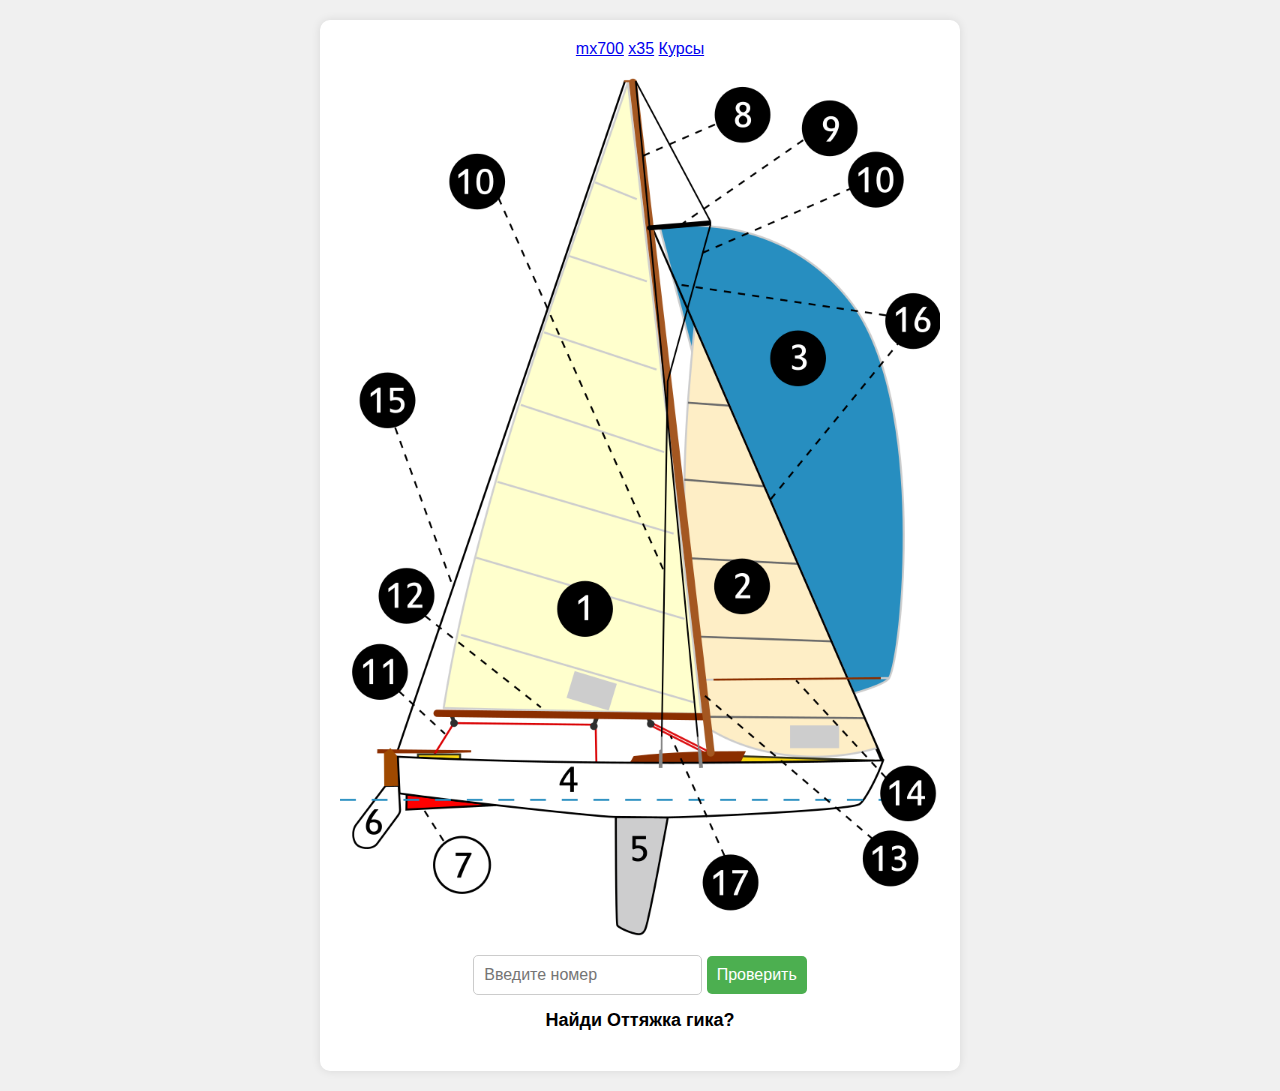
<file: index.html>
<!DOCTYPE html>
<html lang="ru">
<head>
    <meta charset="UTF-8">
    <meta name="viewport" content="width=device-width, initial-scale=1.0">
    <title>Элементы парусной яхты</title>
    <style>
        body {
            font-family: Arial, sans-serif;
            text-align: center;
            background-color: #f0f0f0;
            margin: 0;
            padding: 20px;
        }
        h1 {
            color: #333;
        }
        .game-container {
            background-color: #fff;
            border-radius: 10px;
            box-shadow: 0 0 10px rgba(0, 0, 0, 0.1);
            padding: 20px;
            max-width: 600px;
            margin: 0 auto;
        }
        .image-container {
            margin: 20px 0;
        }
        .image-container img {
            max-width: 100%;
            height: auto;
        }
        .input-container {
            margin: 15px 0;
        }
        input {
            padding: 10px;
            font-size: 16px;
            border: 1px solid #ccc;
            border-radius: 5px;
        }
        button {
            padding: 10px 10px;
            font-size: 16px;
            background-color: #4CAF50;
            color: white;
            border: none;
            border-radius: 5px;
            cursor: pointer;
        }
        button:hover {
            background-color: #45a049;
        }
        .result {
            margin: 10px 0;
            font-size: 18px;
            font-weight: bold;
        }
    </style>
</head>
<body>
 	<div class="game-container">
    <a href=mx700.html>mx700</a>
    <a href=index.html>x35</a>
    <a href=kursy.html>Курсы</a>

       <!--  <p>Найди элемент яхты... иначе брочинг</p>и -->
        <div class="image-container">
        <img src="yacht.svg.png" alt="Sailboat Diagram"
        </div>
        <div class="input-container">
            <input type="number" id="userInput" placeholder="Введите номер">
            <button onclick="checkAnswer()">Проверить</button>
        </div>
        <div class="result" id="result"></div>
    </div>

    <script>
        const items = {
            "Мачту": 10,
              "Грот": 1,
              "Стаксель": 2,
              "Спинакер": 3,
              "Корпус": 4,
              "Киль": 5,
              "Руль": 6,
              "Скег": 7,
              "Мачта": 8,
              "Краспица": 9,
              "Ванта/Ромбованта": 10,
              "Гика-шкот": 11,
              "Гик": 12,
              "Спинакер-гик": 14,
              "Ахтерштаг": 15,
              "Форштаг": 16,
              "Оттяжка гика": 17
        };

        let currentItem = "";
        let correctAnswer = 0;

        function getRandomItem() {
            const keys = Object.keys(items);
            const randomKey = keys[Math.floor(Math.random() * keys.length)];
            currentItem = randomKey;
            correctAnswer = items[randomKey];
            document.getElementById("result").textContent = `Найди ${currentItem}?`;
        }

        function checkAnswer() {
            const userInput = document.getElementById("userInput").value;
            if (userInput == correctAnswer) {
                document.getElementById("result").textContent = `Правильно! ${currentItem} имеет номер ${correctAnswer}.`;
            } else {
                document.getElementById("result").textContent = `Неверно. Попробуй еще раз.`;
            }
            document.getElementById("userInput").value = "";
            setTimeout(getRandomItem, 2000);
        }

        window.onload = getRandomItem;
    </script>
</body>
</html>
</file>
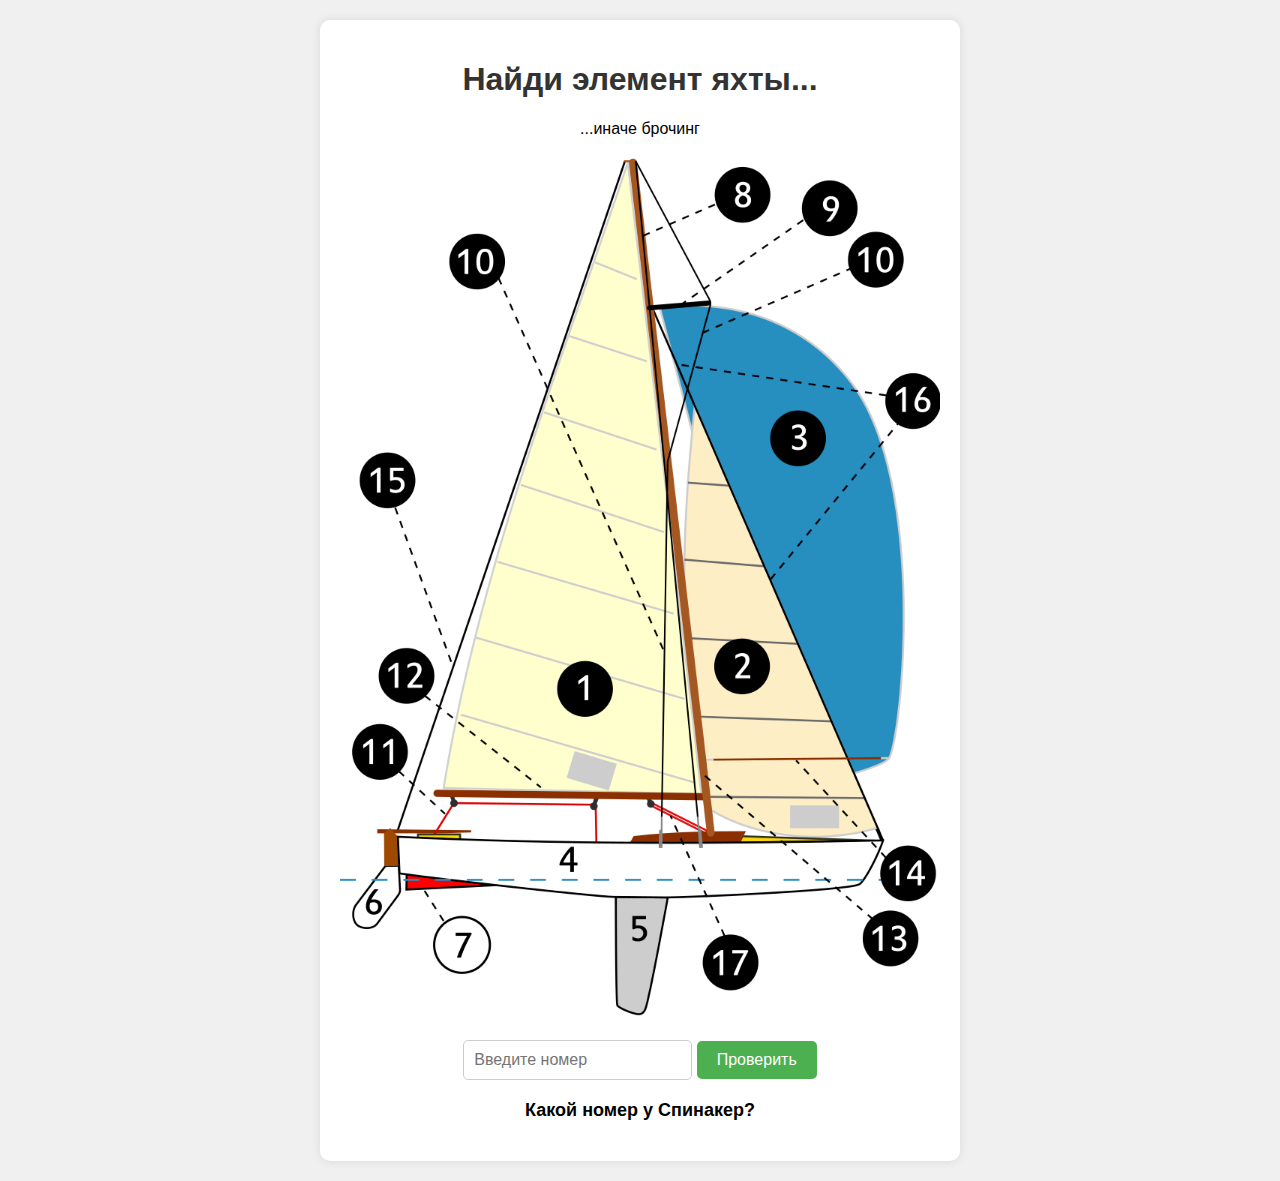
<file: kursy.html>
<!DOCTYPE html>
<html lang="ru">
<head>
    <meta charset="UTF-8">
    <meta name="viewport" content="width=device-width, initial-scale=1.0">
    <title>Угадай номер предмета</title>
    <style>
        body {
            font-family: Arial, sans-serif;
            text-align: center;
            background-color: #f0f0f0;
            margin: 0;
            padding: 20px;
        }
        h1 {
            color: #333;
        }
        .game-container {
            background-color: #fff;
            border-radius: 10px;
            box-shadow: 0 0 10px rgba(0, 0, 0, 0.1);
            padding: 20px;
            max-width: 600px;
            margin: 0 auto;
        }
        .image-container {
            margin: 20px 0;
        }
        .image-container img {
            max-width: 100%;
            height: auto;
        }
        .input-container {
            margin: 20px 0;
        }
        input {
            padding: 10px;
            font-size: 16px;
            border: 1px solid #ccc;
            border-radius: 5px;
        }
        button {
            padding: 10px 20px;
            font-size: 16px;
            background-color: #4CAF50;
            color: white;
            border: none;
            border-radius: 5px;
            cursor: pointer;
        }
        button:hover {
            background-color: #45a049;
        }
        .result {
            margin: 20px 0;
            font-size: 18px;
            font-weight: bold;
        }
    </style>
</head>
<body>
    <div class="game-container">
        <h1>Найди элемент яхты...</h1>
        <p>...иначе брочинг</p>
        <div class="image-container">
        <img src="yacht.svg.png" alt="Sailboat Diagram"
        </div>
        <div class="input-container">
            <input type="text" id="userInput" placeholder="Введите номер">
            <button onclick="checkAnswer()">Проверить</button>
        </div>
        <div class="result" id="result"></div>
    </div>

    <script>
        const items = {
            "Мачта": 10,
              "Грот": 1,
              "Стаксель": 2,
              "Спинакер": 3,
              "Корпус": 4,
              "Киль": 5,
              "Руль": 6,
              "Скег": 7,
              "Мачта": 8,
              "Краспица": 9,
              "Ванта/Ромбованта": 10,
              "Гика-шкот": 11,
              "Гик": 12,
              "Спинакер-гик": 14,
              "Ахтерштаг": 15,
              "Форштаг": 16,
              "Оттяжка гика": 17
        };

        let currentItem = "";
        let correctAnswer = 0;

        function getRandomItem() {
            const keys = Object.keys(items);
            const randomKey = keys[Math.floor(Math.random() * keys.length)];
            currentItem = randomKey;
            correctAnswer = items[randomKey];
            document.getElementById("result").textContent = `Какой номер у ${currentItem}?`;
        }

        function checkAnswer() {
            const userInput = document.getElementById("userInput").value;
            if (userInput == correctAnswer) {
                document.getElementById("result").textContent = `Правильно! ${currentItem} имеет номер ${correctAnswer}.`;
            } else {
                document.getElementById("result").textContent = `Неверно. Попробуй еще раз.`;
            }
            document.getElementById("userInput").value = "";
            setTimeout(getRandomItem, 2000);
        }

        window.onload = getRandomItem;
    </script>
</body>
</html>
</file>
